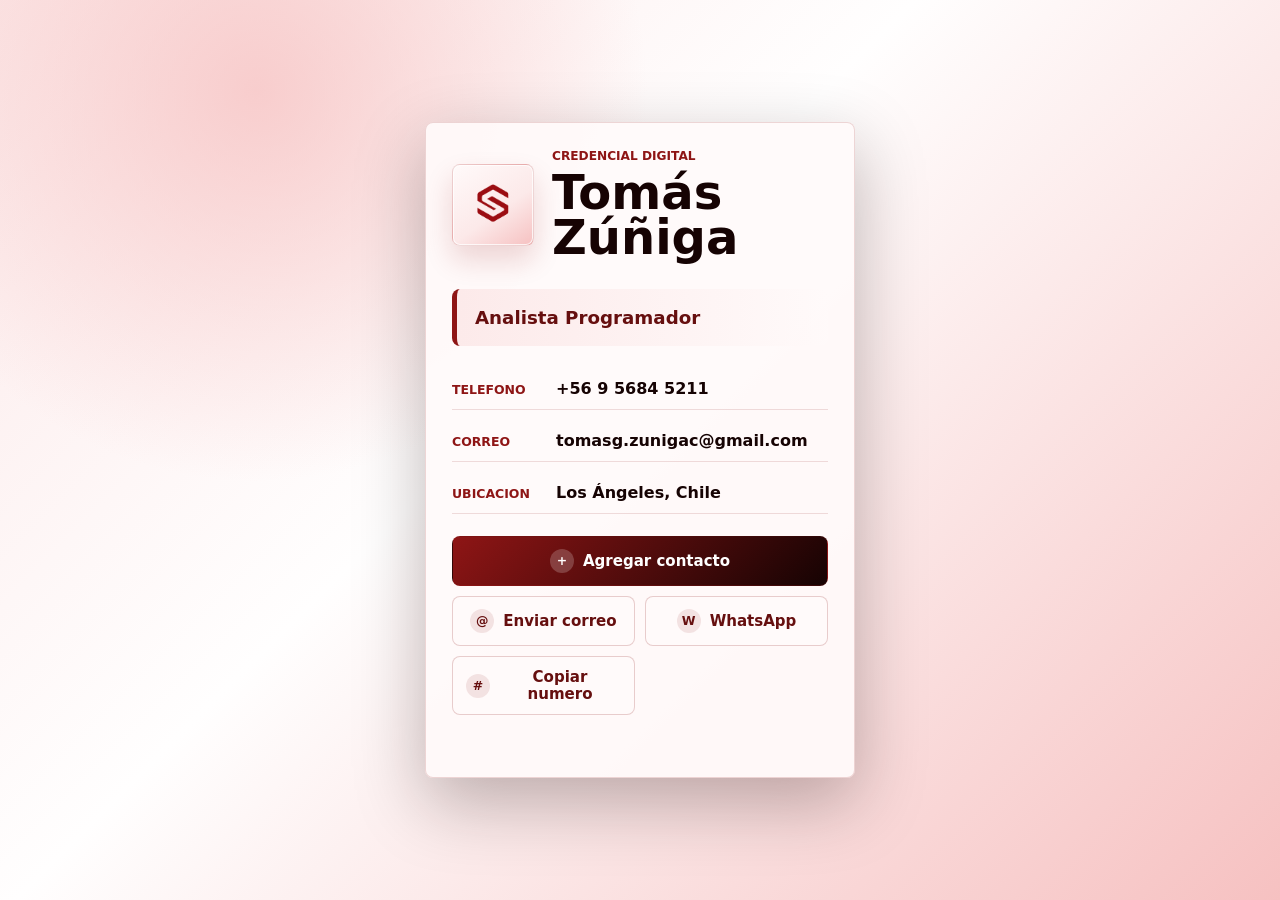
<file: index.html>
<!DOCTYPE html>
<html lang="es">
<head>
  <meta charset="UTF-8">
  <meta name="viewport" content="width=device-width, initial-scale=1.0">
  <title>Credencial de contacto</title>
  <meta http-equiv="refresh" content="0; url=main/index.html">
  <link rel="canonical" href="main/index.html">
</head>
<body>
  <p>Abriendo credencial...</p>
  <script>
    window.location.replace("main/index.html");
  </script>
</body>
</html>
</file>
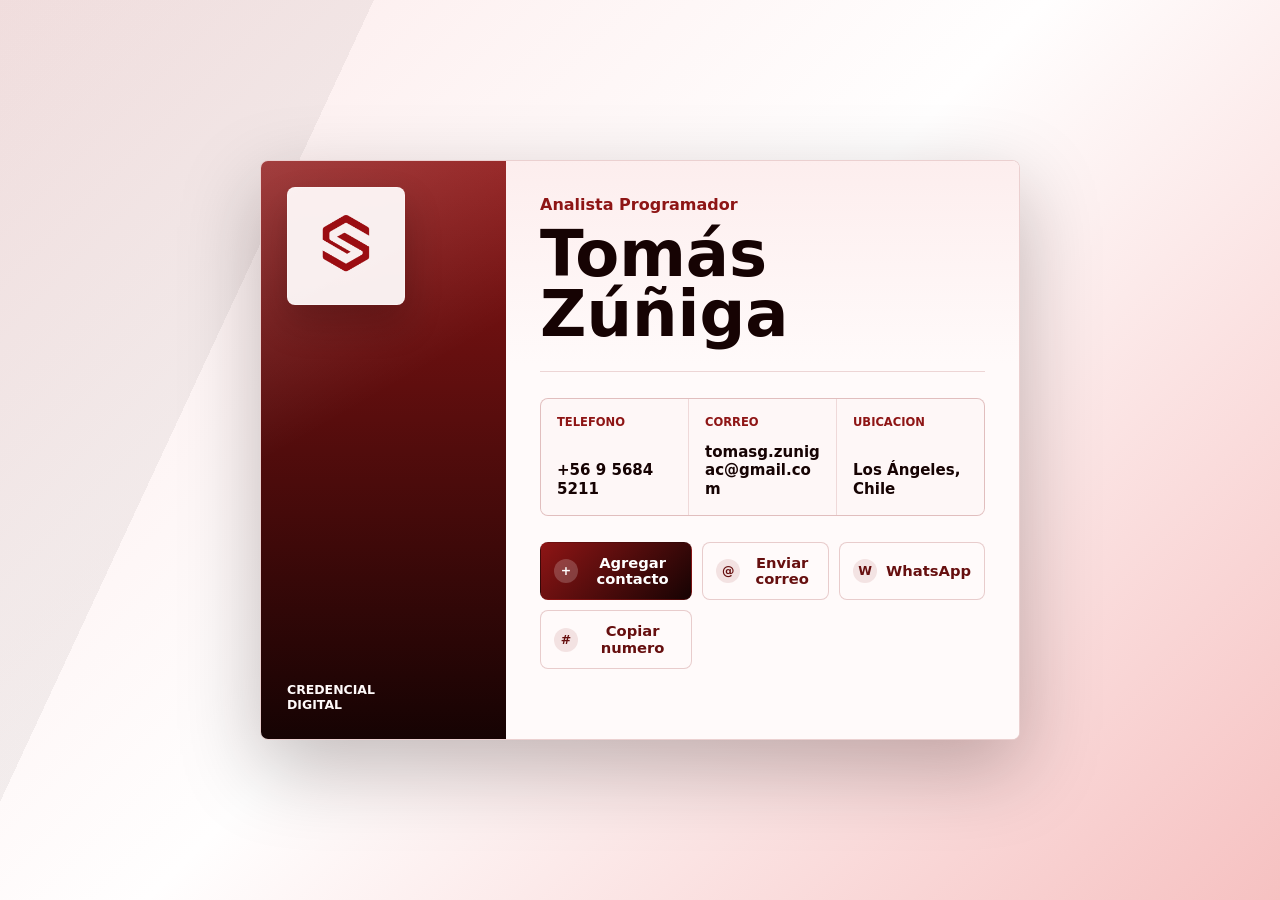
<file: main-alternativo/index.html>
<!DOCTYPE html>
<html lang="es">
<head>
  <meta charset="UTF-8">
  <meta name="viewport" content="width=device-width, initial-scale=1.0">
  <title>Credencial de contacto - Estilo alternativo</title>
  <link rel="stylesheet" href="./styles.css">
</head>
<body>
  <main class="page-shell">
    <section class="credential" aria-label="Credencial digital de contacto">
      <div class="brand-panel">
        <div class="logo-frame" aria-label="Logo"><img src="../main/Logo PNG.png" alt="Logo de la marca"></div>
        <p class="eyebrow">Credencial digital</p>
      </div>
      <div class="content-panel">
        <header class="profile-header">
          <p class="role" id="displayRole">Analista Programador</p>
          <h1 id="displayName">Tomás Zúñiga</h1>
        </header>
        <dl class="contact-list">
          <div><dt>Telefono</dt><dd id="displayPhone">+56 9 5684 5211</dd></div>
          <div><dt>Correo</dt><dd id="displayEmail">tomasg.zunigac@gmail.com</dd></div>
          <div><dt>Ubicacion</dt><dd id="displayLocation">Los Ángeles, Chile</dd></div>
        </dl>
        <div class="action-grid" aria-label="Acciones de contacto">
          <button class="action-button primary" type="button" id="saveContact"><span class="button-icon" aria-hidden="true">+</span>Agregar contacto</button>
          <a class="action-button" id="emailButton" href="#"><span class="button-icon" aria-hidden="true">@</span>Enviar correo</a>
          <a class="action-button" id="whatsappButton" href="#" target="_blank" rel="noopener"><span class="button-icon" aria-hidden="true">W</span>WhatsApp</a>
          <button class="action-button" type="button" id="copyPhone"><span class="button-icon" aria-hidden="true">#</span>Copiar numero</button>
        </div>
        <p class="status-message" id="statusMessage" role="status" aria-live="polite"></p>
      </div>
    </section>
  </main>
  <script src="./script.js"></script>
</body>
</html>
</file>
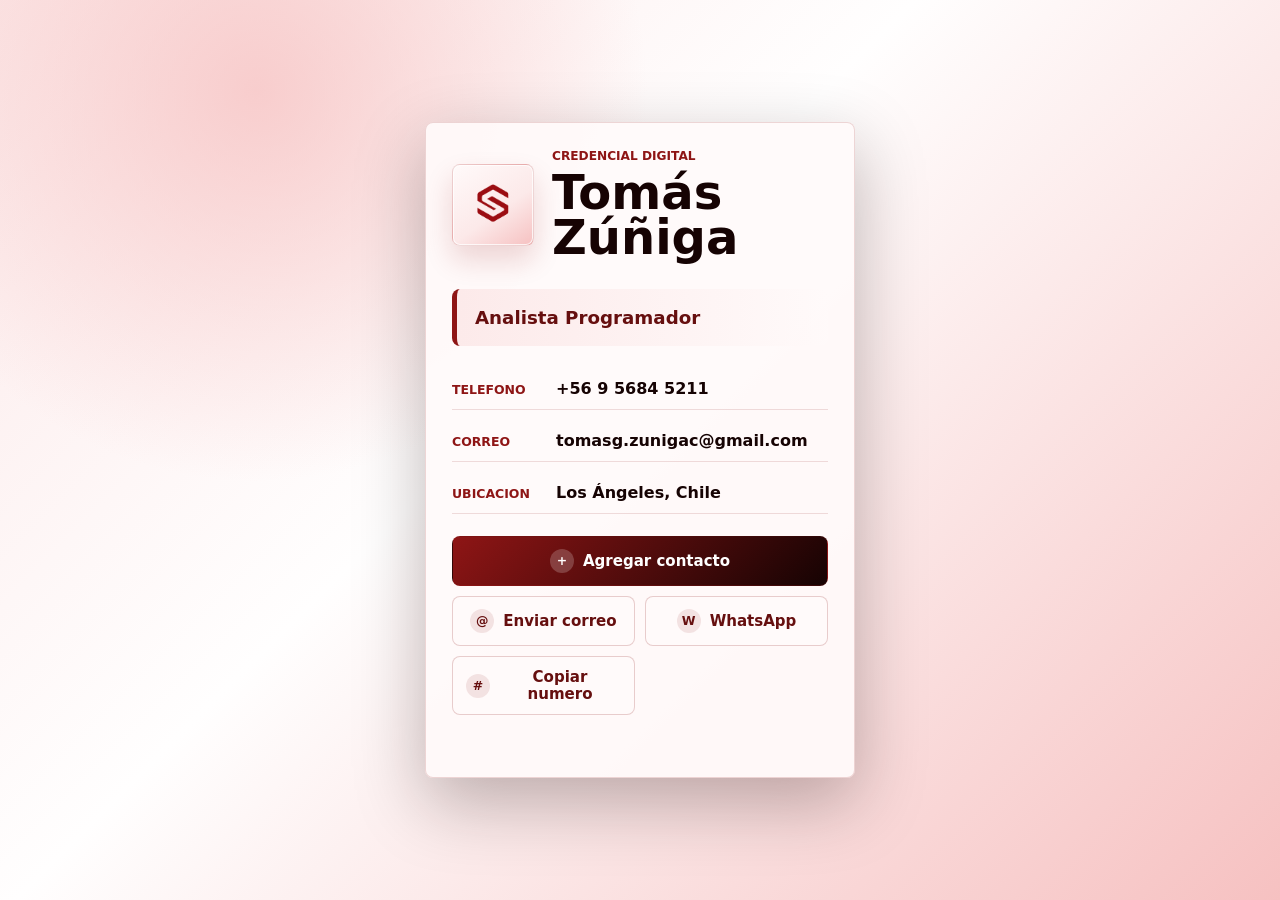
<file: main/index.html>
<!DOCTYPE html>
<html lang="es">
<head>
  <meta charset="UTF-8">
  <meta name="viewport" content="width=device-width, initial-scale=1.0">
  <title>Credencial de contacto</title>
  <link rel="stylesheet" href="./styles.css">
</head>
<body>
  <main class="page-shell">
    <section class="contact-card" aria-label="Credencial digital de contacto">
      <div class="brand-row">
        <div class="logo-mark" aria-label="Logo"><img src="./Logo PNG.png" alt="Logo de la marca"></div>
        <div class="brand-copy">
          <p class="eyebrow">Credencial digital</p>
          <h1 id="displayName">Tomás Zúñiga</h1>
        </div>
      </div>
      <div class="identity-block"><p class="role" id="displayRole">Analista Programador</p></div>
      <dl class="contact-list">
        <div><dt>Telefono</dt><dd id="displayPhone">+56 9 5684 5211</dd></div>
        <div><dt>Correo</dt><dd id="displayEmail">tomasg.zunigac@gmail.com</dd></div>
        <div><dt>Ubicacion</dt><dd id="displayLocation">Los Ángeles, Chile</dd></div>
      </dl>
      <div class="action-grid" aria-label="Acciones de contacto">
        <button class="action-button primary" type="button" id="saveContact"><span class="button-icon" aria-hidden="true">+</span>Agregar contacto</button>
        <a class="action-button" id="emailButton" href="#"><span class="button-icon" aria-hidden="true">@</span>Enviar correo</a>
        <a class="action-button" id="whatsappButton" href="#" target="_blank" rel="noopener"><span class="button-icon" aria-hidden="true">W</span>WhatsApp</a>
        <button class="action-button" type="button" id="copyPhone"><span class="button-icon" aria-hidden="true">#</span>Copiar numero</button>
      </div>
      <p class="status-message" id="statusMessage" role="status" aria-live="polite"></p>
    </section>
  </main>
  <script src="./script.js"></script>
</body>
</html>
</file>
<file: main-alternativo/styles.css>
:root{--red-950:#160303;--red-900:#3E0909;--red-800:#660F0F;--red-700:#8E1515;--red-600:#A81919;--red-500:#DE2121;--red-300:#EA7171;--red-200:#F09999;--red-100:#F6C1C1;--red-50:#FCE9E9;--white:#fffafa;--shadow:0 28px 80px rgba(22,3,3,.26)}*{box-sizing:border-box}body{min-height:100vh;margin:0;font-family:Inter,ui-sans-serif,system-ui,-apple-system,BlinkMacSystemFont,"Segoe UI",sans-serif;color:var(--red-950);background:linear-gradient(115deg,rgba(22,3,3,.05) 0 22%,transparent 22% 100%),linear-gradient(135deg,var(--red-50),#fffefe 48%,var(--red-100))}.page-shell{min-height:100vh;display:grid;place-items:center;padding:28px}.credential{width:min(100%,760px);display:grid;grid-template-columns:245px 1fr;overflow:hidden;border:1px solid rgba(142,21,21,.18);border-radius:8px;background:var(--white);box-shadow:var(--shadow)}.brand-panel{min-height:480px;display:flex;flex-direction:column;justify-content:space-between;padding:26px;background:linear-gradient(150deg,rgba(255,250,250,.18),transparent 42%),linear-gradient(180deg,var(--red-700),var(--red-950));color:var(--white)}.logo-frame{width:118px;aspect-ratio:1;display:grid;place-items:center;border-radius:8px;background:rgba(255,250,250,.95);border:1px solid rgba(255,250,250,.42);box-shadow:0 18px 36px rgba(22,3,3,.24);overflow:hidden}.logo-frame img{width:76%;height:76%;object-fit:contain}.eyebrow{margin:0;max-width:9rem;font-size:.78rem;font-weight:850;letter-spacing:0;line-height:1.2;text-transform:uppercase}.content-panel{padding:34px;background:linear-gradient(180deg,rgba(252,233,233,.72),rgba(255,250,250,.94) 35%),var(--white)}.profile-header{padding-bottom:26px;border-bottom:1px solid rgba(142,21,21,.16)}.role{margin:0 0 10px;color:var(--red-700);font-size:1rem;font-weight:850;overflow-wrap:anywhere}h1{margin:0;color:var(--red-950);font-size:clamp(2.1rem,7vw,4rem);line-height:.94;letter-spacing:0;overflow-wrap:anywhere}.contact-list{display:grid;grid-template-columns:repeat(3,minmax(0,1fr));gap:1px;margin:26px 0;overflow:hidden;border:1px solid rgba(142,21,21,.14);border-radius:8px;background:rgba(142,21,21,.14)}.contact-list div{min-height:112px;display:flex;flex-direction:column;justify-content:space-between;padding:16px;background:rgba(255,250,250,.92)}dt{color:var(--red-700);font-size:.72rem;font-weight:850;text-transform:uppercase}dd{margin:14px 0 0;color:var(--red-950);font-size:.94rem;font-weight:720;line-height:1.25;overflow-wrap:anywhere}.action-grid{display:grid;grid-template-columns:1.2fr 1fr 1fr;gap:10px}.action-button{min-height:48px;display:inline-flex;align-items:center;justify-content:center;gap:9px;padding:12px 13px;border:1px solid rgba(142,21,21,.2);border-radius:8px;background:var(--white);color:var(--red-800);font:inherit;font-size:.92rem;font-weight:850;line-height:1.1;text-align:center;text-decoration:none;cursor:pointer;transition:transform 160ms ease,border-color 160ms ease,box-shadow 160ms ease}.action-button:hover,.action-button:focus-visible{transform:translateY(-1px);border-color:var(--red-600);box-shadow:0 12px 24px rgba(142,21,21,.15);outline:none}.action-button.primary{background:linear-gradient(135deg,var(--red-700),var(--red-950));color:#fff}.button-icon{width:24px;height:24px;flex:0 0 24px;display:inline-grid;place-items:center;border-radius:999px;background:rgba(142,21,21,.1);font-size:.78rem}.primary .button-icon{background:rgba(255,255,255,.2)}.status-message{min-height:22px;margin:14px 0 0;color:var(--red-700);font-size:.88rem;font-weight:750;text-align:center}@media(max-width:720px){.credential{grid-template-columns:1fr}.brand-panel{min-height:168px;flex-direction:row;align-items:end}.logo-frame{width:88px}.content-panel{padding:24px}.contact-list,.action-grid{grid-template-columns:1fr}.contact-list div{min-height:92px}}@media(max-width:440px){.page-shell{padding:16px}.brand-panel,.content-panel{padding:20px}.brand-panel{min-height:146px}.logo-frame{width:76px}}
</file>
<file: main/styles.css>
:root{--red-950:#160303;--red-900:#3E0909;--red-800:#660F0F;--red-700:#8E1515;--red-600:#A81919;--red-500:#DE2121;--red-300:#EA7171;--red-200:#F09999;--red-100:#F6C1C1;--red-50:#FCE9E9;--white:#fffafa;--shadow:0 24px 70px rgba(22,3,3,.28)}*{box-sizing:border-box}body{min-height:100vh;margin:0;font-family:Inter,ui-sans-serif,system-ui,-apple-system,BlinkMacSystemFont,"Segoe UI",sans-serif;color:var(--red-950);background:radial-gradient(circle at 20% 10%,rgba(246,193,193,.75),transparent 30%),linear-gradient(135deg,var(--red-50),#fffefe 42%,var(--red-100))}.page-shell{min-height:100vh;display:grid;place-items:center;padding:28px}.contact-card{width:min(100%,430px);padding:26px;border:1px solid rgba(142,21,21,.16);border-radius:8px;background:rgba(255,250,250,.92);box-shadow:var(--shadow)}.brand-row{display:grid;grid-template-columns:82px 1fr;gap:18px;align-items:center}.logo-mark{width:82px;aspect-ratio:1;display:grid;place-items:center;border-radius:8px;background:linear-gradient(145deg,var(--white),var(--red-50) 58%,var(--red-100));border:1px solid rgba(142,21,21,.14);box-shadow:inset 0 0 0 1px rgba(255,255,255,.78),0 14px 28px rgba(142,21,21,.16);overflow:hidden}.logo-mark img{width:72%;height:72%;object-fit:contain}.brand-copy{min-width:0}.eyebrow{margin:0 0 7px;font-size:.76rem;font-weight:800;letter-spacing:0;color:var(--red-700);text-transform:uppercase}h1{margin:0;font-size:clamp(2rem,9vw,3rem);line-height:.95;letter-spacing:0;color:var(--red-950);overflow-wrap:anywhere}.identity-block{margin:28px 0 22px;padding:18px;border-left:5px solid var(--red-700);border-radius:8px;background:linear-gradient(90deg,rgba(252,233,233,.95),rgba(255,250,250,.7))}.role{margin:0;font-size:1.14rem;font-weight:800;color:var(--red-800);overflow-wrap:anywhere}.contact-list{display:grid;gap:10px;margin:0 0 22px}.contact-list div{display:grid;grid-template-columns:92px 1fr;gap:12px;align-items:baseline;padding:11px 0;border-bottom:1px solid rgba(142,21,21,.14)}dt{font-size:.78rem;font-weight:800;color:var(--red-700);text-transform:uppercase}dd{margin:0;font-weight:650;color:var(--red-950);overflow-wrap:anywhere}.action-grid{display:grid;grid-template-columns:repeat(2,minmax(0,1fr));gap:10px}.action-button{min-height:48px;display:inline-flex;align-items:center;justify-content:center;gap:9px;padding:12px 13px;border:1px solid rgba(142,21,21,.2);border-radius:8px;background:var(--white);color:var(--red-800);font:inherit;font-size:.94rem;font-weight:800;line-height:1.1;text-align:center;text-decoration:none;cursor:pointer;transition:transform 160ms ease,border-color 160ms ease,box-shadow 160ms ease}.action-button:hover,.action-button:focus-visible{transform:translateY(-1px);border-color:var(--red-600);box-shadow:0 10px 24px rgba(142,21,21,.16);outline:none}.action-button.primary{grid-column:1/-1;background:linear-gradient(135deg,var(--red-700),var(--red-950));color:#fff}.button-icon{width:24px;height:24px;flex:0 0 24px;display:inline-grid;place-items:center;border-radius:999px;background:rgba(142,21,21,.1);font-size:.78rem}.primary .button-icon{background:rgba(255,255,255,.2)}.status-message{min-height:22px;margin:14px 0 0;font-size:.88rem;font-weight:700;color:var(--red-700);text-align:center}@media(max-width:440px){.page-shell{padding:16px}.contact-card{padding:20px}.brand-row{grid-template-columns:68px 1fr;gap:14px}.logo-mark{width:68px}.contact-list div,.action-grid{grid-template-columns:1fr}}
</file>
